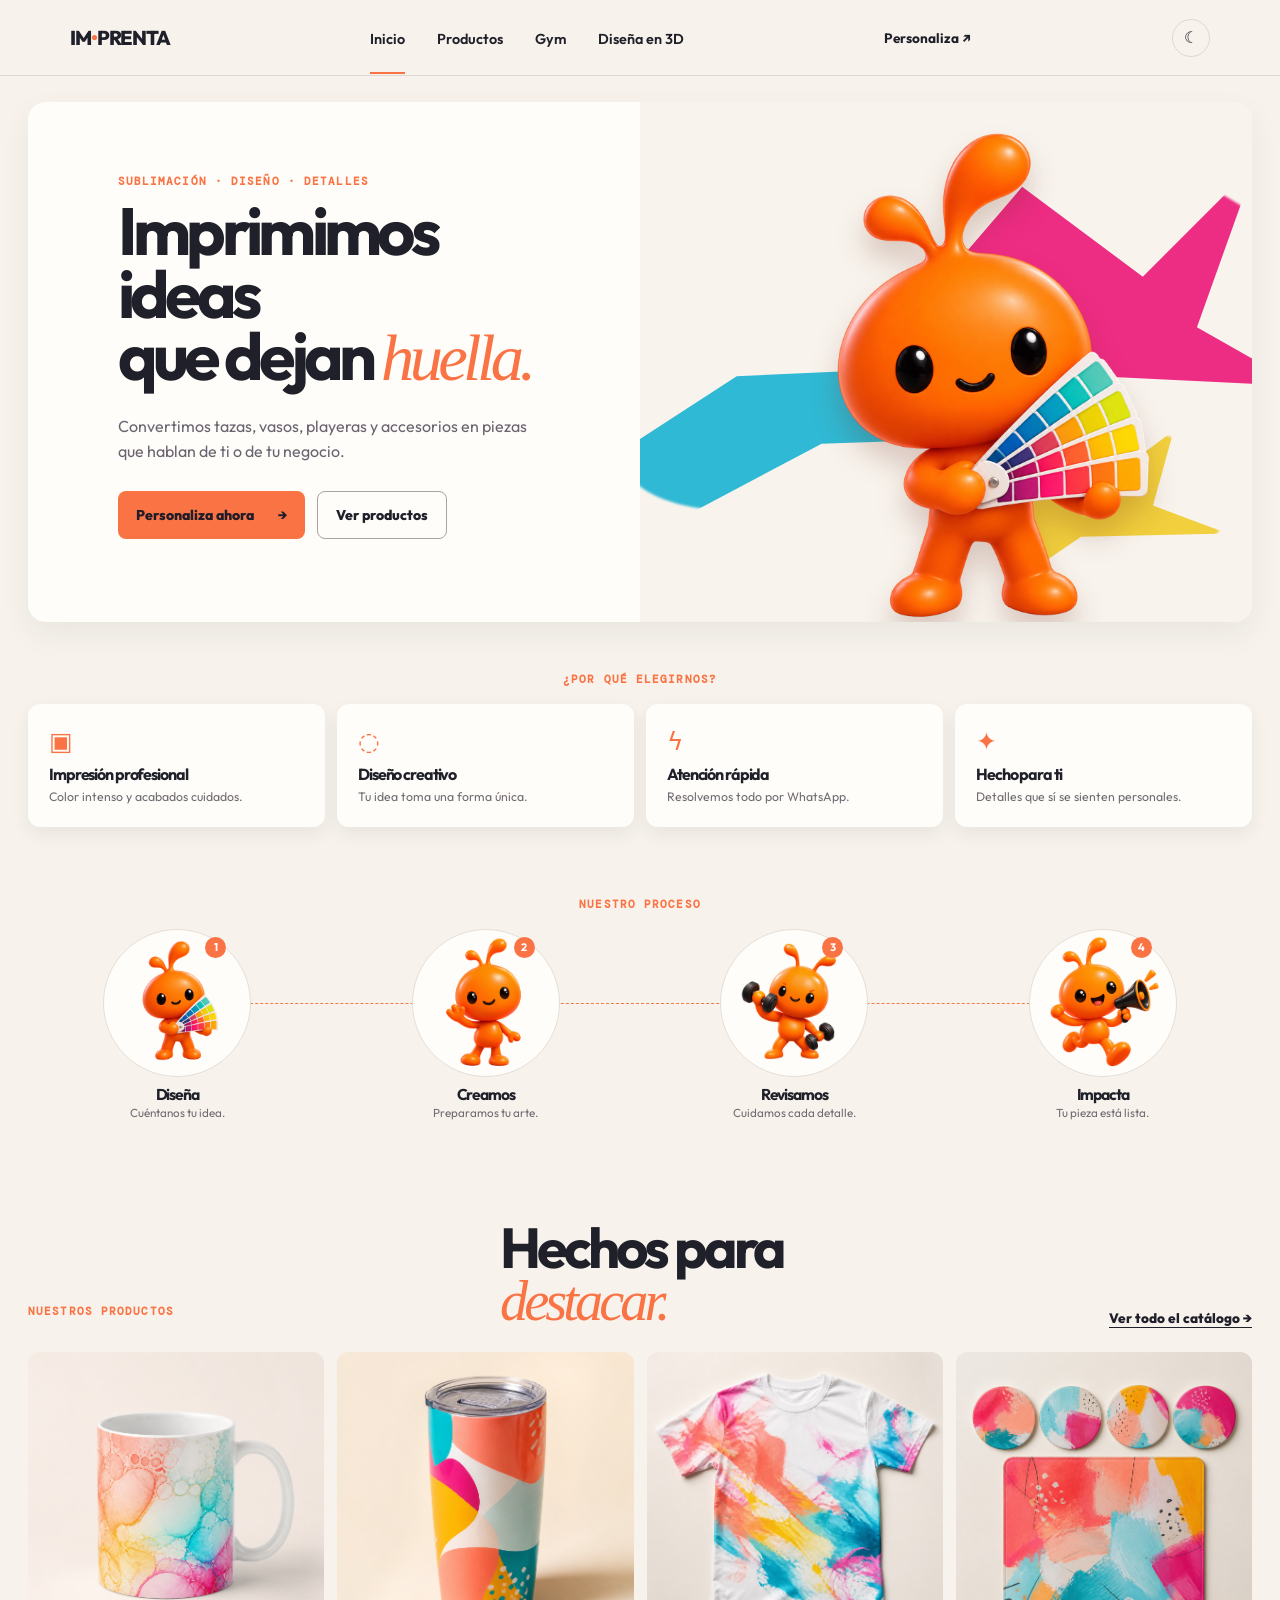
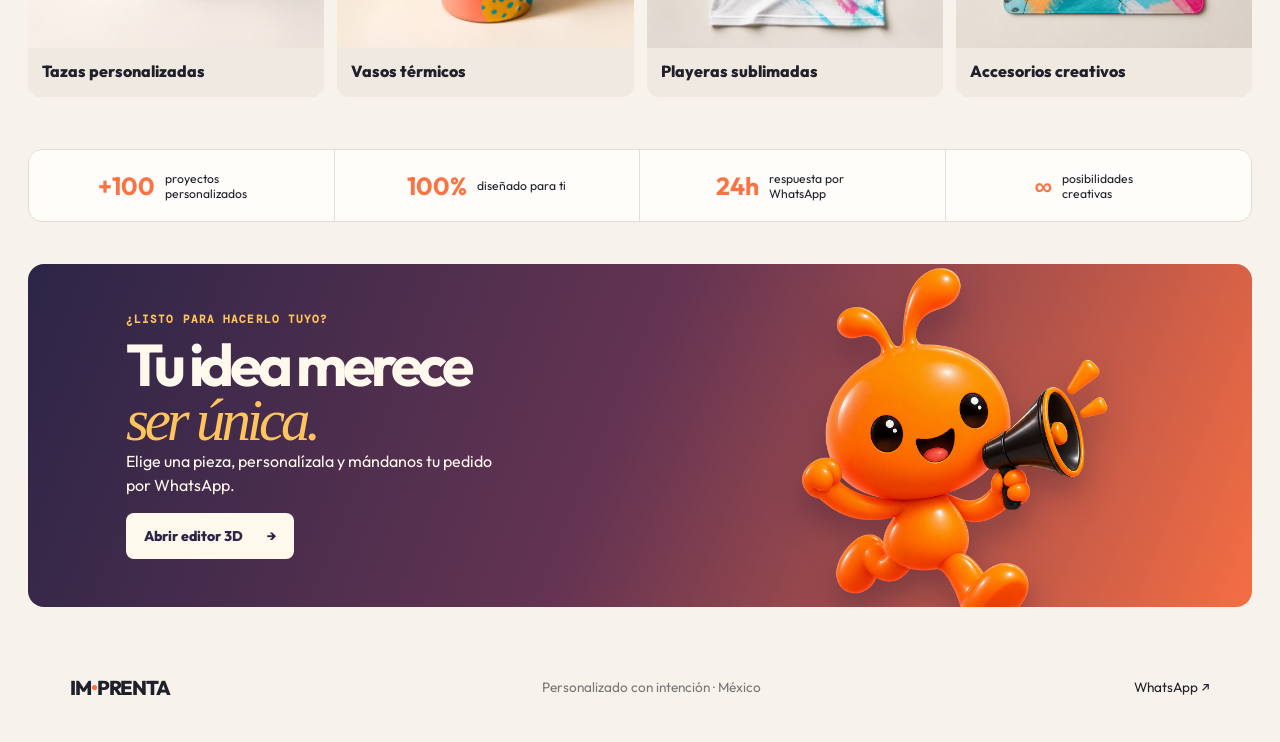
<file: index.html>
<!doctype html>
<html lang="es-MX">
<head>
  <meta charset="UTF-8"><meta name="viewport" content="width=device-width, initial-scale=1.0">
  <title>IM•PRENTA | Personalizados</title>
  <link rel="preconnect" href="https://fonts.googleapis.com"><link rel="preconnect" href="https://fonts.gstatic.com" crossorigin>
  <link href="https://fonts.googleapis.com/css2?family=DM+Mono:wght@400;500&family=Outfit:wght@400;500;600;700;800&display=swap" rel="stylesheet">
  <link rel="stylesheet" href="pages.css">
  <link rel="stylesheet" href="home.css">
</head>
<body>
  <header class="site-header"><a class="brand" href="index.html">IM<span>•</span>PRENTA</a><button class="menu-toggle" aria-label="Abrir menú">☰</button><nav><a class="active" href="index.html">Inicio</a><a href="productos.html">Productos</a><a href="gym.html">Gym</a><a href="disenador.html">Diseña en 3D</a></nav><a class="header-cta" href="disenador.html">Personaliza ↗</a></header>
  <main>
    <section class="home-hero"><div><p class="eyebrow">Sublimación &amp; diseño personalizado</p><h1>Lo imaginas.<br><i>Lo hacemos tuyo.</i></h1><p class="intro">Tazas, vasos, playeras y detalles con tu sello. Crea algo que no se parece a nada más.</p><div class="actions"><a class="btn dark" href="productos.html">Ver productos <b>→</b></a><a class="link" href="disenador.html">Crear en 3D</a></div></div><div class="hero-visual"><div class="halo"></div><div class="hero-cup"><strong>tu<br>idea</strong></div><span class="note n1">hecho<br>para ti ✦</span><span class="note n2">100%<br>original</span></div></section>
    <section class="split-section"><div><p class="eyebrow">Explora el catálogo</p><h2>Regalos con<br>personalidad.</h2><p>Elige la pieza ideal y nos encargamos de hacerla única.</p><a class="btn orange" href="productos.html">Ir a productos <b>→</b></a></div><div class="tile-grid"><a href="productos.html#tazas" class="tile mug-tile"><span>Tazas<br>&amp; vasos</span></a><a href="productos.html#ropa" class="tile shirt-tile"><span>Playeras<br>personalizadas</span></a></div></section>
    <section class="gym-promo"><div><p class="eyebrow">Colección exclusiva</p><h2>GYM<br><span>MODE</span></h2><p>Diseños que aguantan tu ritmo. Para entrenar con actitud.</p><a class="btn lime" href="gym.html">Ver colección Gym <b>→</b></a></div><div class="promo-shaker">NO<br>EXCUSES</div></section>
    <section class="design-promo"><p class="eyebrow">Taller digital</p><h2>Hazlo girar.<br><i>Hazlo tuyo.</i></h2><p>Elige taza o vaso y prueba tu diseño sobre un modelo 3D real antes de enviarlo.</p><a class="btn dark" href="disenador.html">Abrir editor 3D <b>→</b></a></section>
  </main>
  <footer><a class="brand" href="index.html">IM<span>•</span>PRENTA</a><p>Personalizado con intención · México</p><a href="https://wa.me/5210000000000" target="_blank">WhatsApp ↗</a></footer>
  <script src="site.js"></script>
  <script src="home-redesign.js"></script>
</body>
</html>
</file>
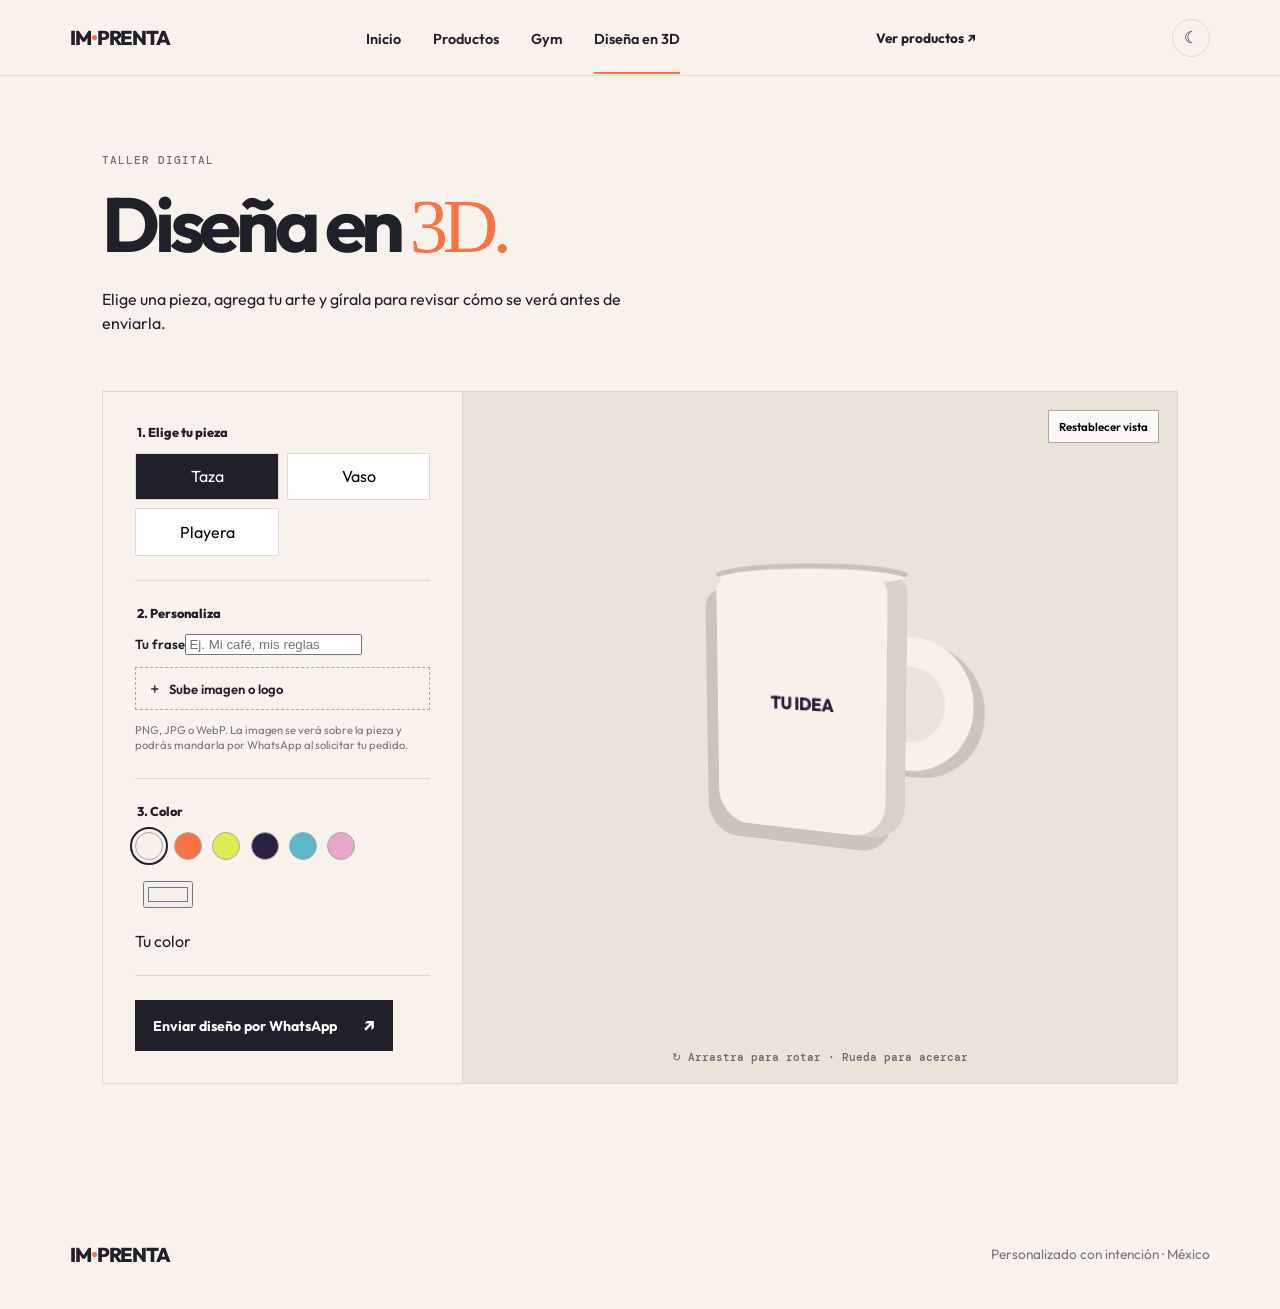
<file: disenador.html>
<!doctype html>
<html lang="es-MX"><head><meta charset="UTF-8"><meta name="viewport" content="width=device-width, initial-scale=1.0"><title>Editor 3D | IM•PRENTA</title><link rel="preconnect" href="https://fonts.googleapis.com"><link rel="preconnect" href="https://fonts.gstatic.com" crossorigin><link href="https://fonts.googleapis.com/css2?family=DM+Mono:wght@400;500&family=Outfit:wght@400;500;600;700;800&display=swap" rel="stylesheet"><link rel="stylesheet" href="pages.css"></head>
<body><header class="site-header"><a class="brand" href="index.html">IM<span>•</span>PRENTA</a><button class="menu-toggle" aria-label="Abrir menú">☰</button><nav><a href="index.html">Inicio</a><a href="productos.html">Productos</a><a href="gym.html">Gym</a><a class="active" href="disenador.html">Diseña en 3D</a></nav><a class="header-cta" href="productos.html">Ver productos ↗</a></header>
<main class="editor-page"><div class="editor-heading"><p class="eyebrow">Taller digital</p><h1>Diseña en <i>3D.</i></h1><p>Elige una pieza, agrega tu arte y gírala para revisar cómo se verá antes de enviarla.</p></div><div class="editor-layout"><form class="editor-tools" onsubmit="return false"><fieldset><legend>1. Elige tu pieza</legend><div class="type-picker"><button class="type active" data-type="mug">Taza</button><button class="type" data-type="glass">Vaso</button><button class="type" data-type="shirt">Playera</button></div></fieldset><fieldset><legend>2. Personaliza</legend><label>Tu frase<input id="custom-text" maxlength="36" placeholder="Ej. Mi café, mis reglas"></label><label class="file-input"><span>＋</span> Sube imagen o logo<input id="custom-image" type="file" accept="image/png,image/jpeg,image/webp"></label><small>PNG, JPG o WebP. La imagen se verá sobre la pieza y podrás mandarla por WhatsApp al solicitar tu pedido.</small></fieldset><fieldset><legend>3. Color</legend><div class="color-picker" id="color-picker"><button class="color active" style="--color:#f7f2e9" data-color="#f7f2e9" aria-label="Marfil"></button><button class="color" style="--color:#fa7345" data-color="#fa7345" aria-label="Naranja"></button><button class="color" style="--color:#d8f04b" data-color="#d8f04b" aria-label="Verde"></button><button class="color" style="--color:#28213f" data-color="#28213f" aria-label="Morado"></button><button class="color" style="--color:#5bb8cb" data-color="#5bb8cb" aria-label="Azul"></button><button class="color" style="--color:#e6a9c9" data-color="#e6a9c9" aria-label="Rosa"></button><label class="custom-color" title="Elige cualquier color"><input id="custom-color" type="color" value="#f7f2e9" aria-label="Elegir color personalizado"></label><span class="custom-label">Tu color</span></div></fieldset><button class="btn dark" id="send-design">Enviar diseño por WhatsApp <b>↗</b></button></form><section class="three-stage"><div id="three-canvas" aria-label="Vista previa tridimensional de tu producto"></div><p>↻ Arrastra para rotar · Rueda para acercar</p></section></div></main><footer><a class="brand" href="index.html">IM<span>•</span>PRENTA</a><p>Personalizado con intención · México</p></footer><script type="module" src="editor.js"></script><script src="site.js"></script></body></html>
</file>
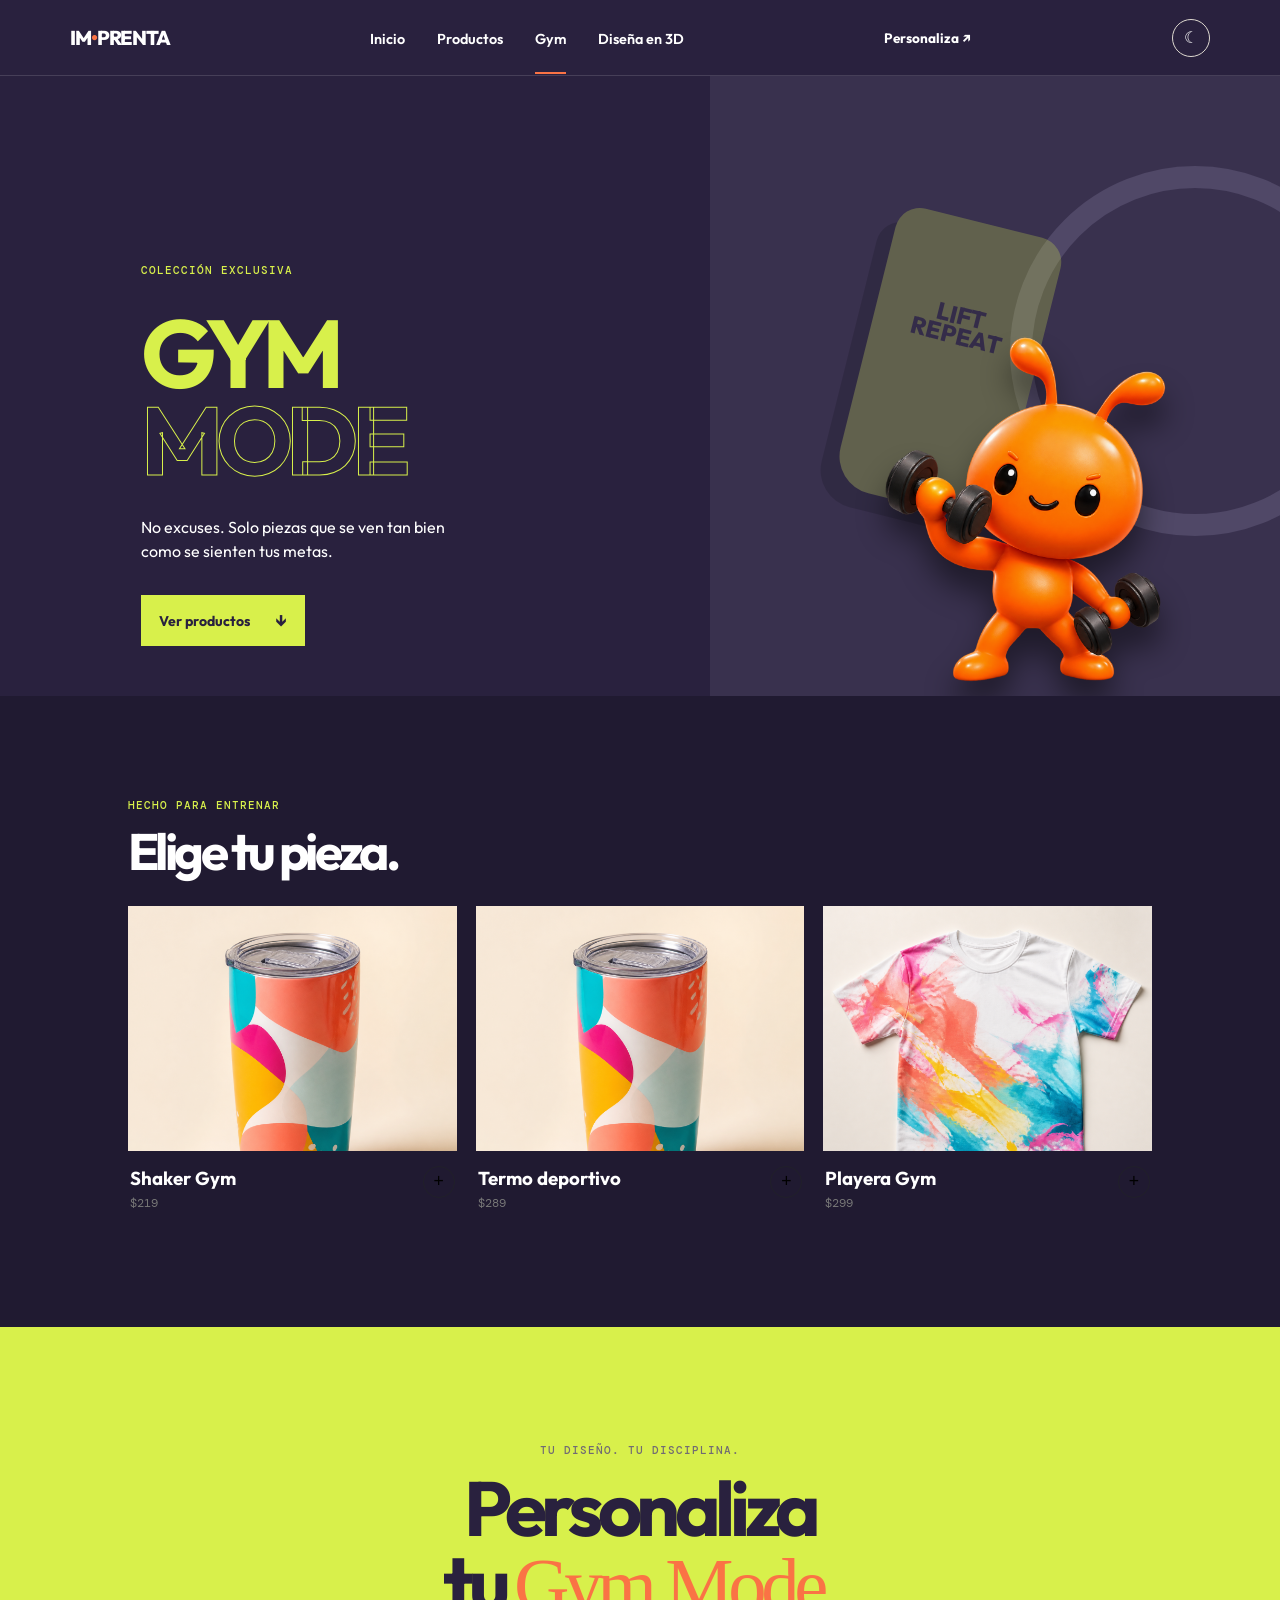
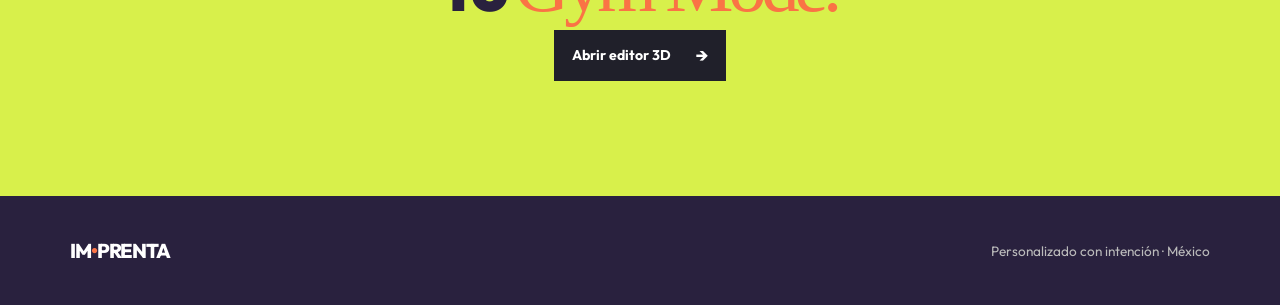
<file: gym.html>
<!doctype html><html lang="es-MX"><head><meta charset="UTF-8"><meta name="viewport" content="width=device-width, initial-scale=1.0"><title>Gym Mode | IM•PRENTA</title><link rel="preconnect" href="https://fonts.googleapis.com"><link rel="preconnect" href="https://fonts.gstatic.com" crossorigin><link href="https://fonts.googleapis.com/css2?family=DM+Mono:wght@400;500&family=Outfit:wght@400;500;600;700;800&display=swap" rel="stylesheet"><link rel="stylesheet" href="pages.css"></head><body class="gym-page"><header class="site-header"><a class="brand" href="index.html">IM<span>•</span>PRENTA</a><button class="menu-toggle" aria-label="Abrir menú">☰</button><nav><a href="index.html">Inicio</a><a href="productos.html">Productos</a><a class="active" href="gym.html">Gym</a><a href="disenador.html">Diseña en 3D</a></nav><a class="header-cta" href="disenador.html">Personaliza ↗</a></header><main><section class="gym-hero"><div><p class="eyebrow">Colección exclusiva</p><h1>GYM<br><span>MODE</span></h1><p>No excuses. Solo piezas que se ven tan bien como se sienten tus metas.</p><a class="btn lime" href="#gym-products">Ver productos <b>↓</b></a></div><div class="weight-scene"><div class="weight"></div><div class="big-shaker">LIFT<br>REPEAT</div></div></section><section id="gym-products" class="gym-catalog"><p class="eyebrow">Hecho para entrenar</p><h2>Elige tu pieza.</h2><div class="gym-grid" id="gym-grid"></div></section><section class="gym-cta"><p class="eyebrow">Tu diseño. Tu disciplina.</p><h2>Personaliza<br>tu <i>Gym Mode.</i></h2><a href="disenador.html" class="btn dark">Abrir editor 3D <b>→</b></a></section></main><footer><a class="brand" href="index.html">IM<span>•</span>PRENTA</a><p>Personalizado con intención · México</p></footer><script src="site.js"></script></body></html>
</file>
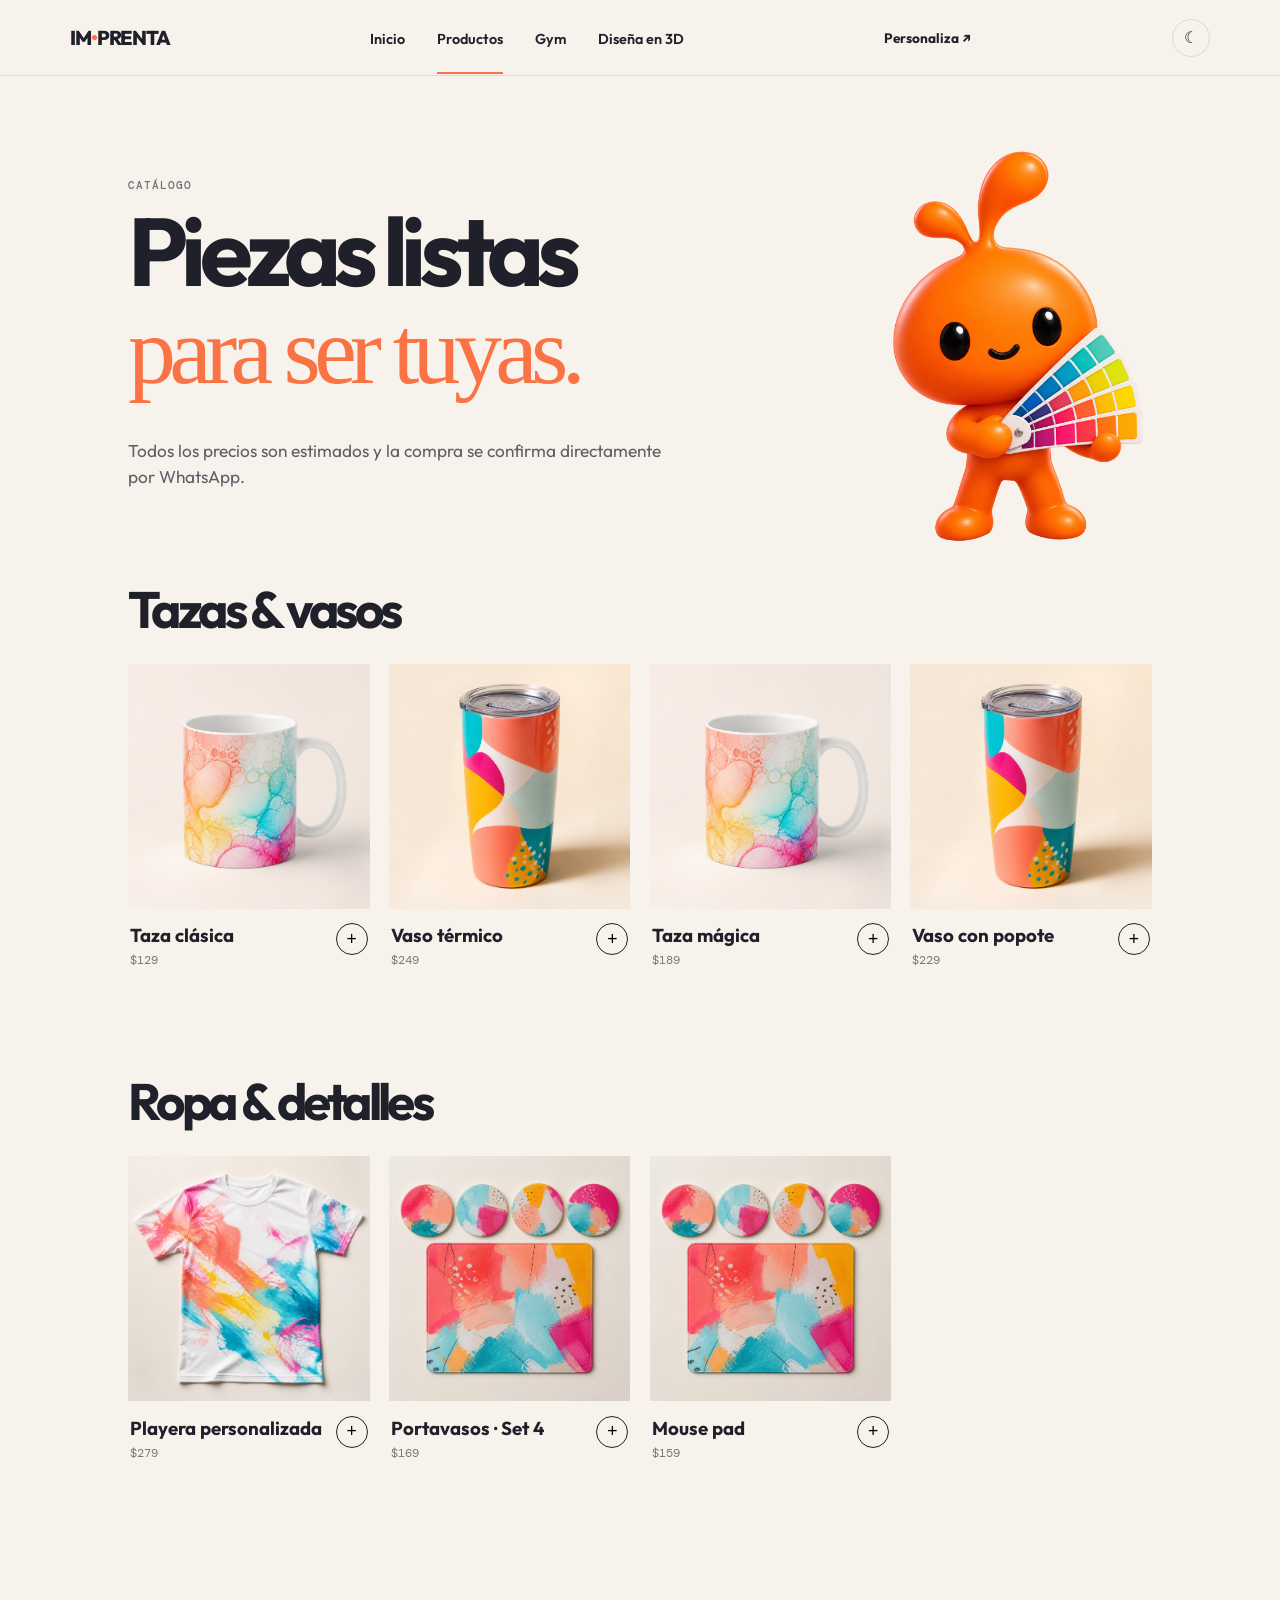
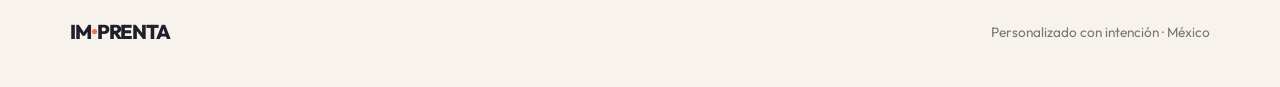
<file: productos.html>
<!doctype html><html lang="es-MX"><head><meta charset="UTF-8"><meta name="viewport" content="width=device-width, initial-scale=1.0"><title>Productos | IM•PRENTA</title><link rel="preconnect" href="https://fonts.googleapis.com"><link rel="preconnect" href="https://fonts.gstatic.com" crossorigin><link href="https://fonts.googleapis.com/css2?family=DM+Mono:wght@400;500&family=Outfit:wght@400;500;600;700;800&display=swap" rel="stylesheet"><link rel="stylesheet" href="pages.css"></head><body><header class="site-header"><a class="brand" href="index.html">IM<span>•</span>PRENTA</a><button class="menu-toggle" aria-label="Abrir menú">☰</button><nav><a href="index.html">Inicio</a><a class="active" href="productos.html">Productos</a><a href="gym.html">Gym</a><a href="disenador.html">Diseña en 3D</a></nav><a class="header-cta" href="disenador.html">Personaliza ↗</a></header><main class="page"><p class="eyebrow">Catálogo</p><h1 class="page-title">Piezas listas<br><i>para ser tuyas.</i></h1><p class="intro">Todos los precios son estimados y la compra se confirma directamente por WhatsApp.</p><section id="tazas" class="catalog-section"><h2>Tazas &amp; vasos</h2><div class="catalog-grid" id="mug-products"></div></section><section id="ropa" class="catalog-section"><h2>Ropa &amp; detalles</h2><div class="catalog-grid" id="other-products"></div></section></main><aside class="cart" id="cart"><div class="cart-head"><h2>Tu bolsa</h2><button id="close-cart">×</button></div><div id="cart-items"></div><div class="cart-bottom"><strong id="total">$0</strong><button class="btn dark" id="checkout">Pedir por WhatsApp ↗</button></div></aside><div class="veil" id="veil"></div><footer><a class="brand" href="index.html">IM<span>•</span>PRENTA</a><p>Personalizado con intención · México</p></footer><script src="site.js"></script></body></html>
</file>
<file: pages.css>
:root{--ink:#20202a;--cream:#f7f3ec;--orange:#fa7345;--lime:#d8f04b;--purple:#29213e;--line:#ded9d0}*{box-sizing:border-box}html{scroll-behavior:smooth}body{margin:0;background:var(--cream);color:var(--ink);font-family:Outfit,Arial,sans-serif}a{text-decoration:none;color:inherit}.site-header{height:76px;display:flex;align-items:center;justify-content:space-between;padding:0 5.5vw;border-bottom:1px solid var(--line);position:relative;background:var(--cream);z-index:5}.brand{font-weight:800;font-size:1.25rem;letter-spacing:-.06em}.brand span{color:var(--orange)}nav{display:flex;gap:2rem;font-size:.9rem;font-weight:600}nav a{padding:28px 0 24px;border-bottom:2px solid transparent}nav a.active,nav a:hover{border-color:var(--orange)}.header-cta{font-size:.85rem;font-weight:700}.menu-toggle{display:none;border:0;background:none;font-size:1.3rem}.eyebrow{font:500 .7rem 'DM Mono',monospace;letter-spacing:.09em;text-transform:uppercase;color:#716b73;margin:0 0 1rem}h1,h2{line-height:.9;letter-spacing:-.07em;margin:0}h1{font-size:clamp(3.6rem,7.5vw,8rem)}h1 i,h2 i{font:400 1em Georgia,serif;color:var(--orange)}.intro{font-size:1.08rem;line-height:1.5;max-width:460px;color:#625d65}.btn{display:inline-flex;align-items:center;gap:1.6rem;padding:14px 18px;border:0;font:700 .88rem Outfit,sans-serif;cursor:pointer}.btn b{font-size:1.15rem}.dark{background:var(--ink);color:white}.orange{background:var(--orange);color:var(--ink)}.lime{background:var(--lime);color:var(--purple)}.link{font-weight:700;border-bottom:1px solid}.home-hero{min-height:650px;display:grid;grid-template-columns:1.1fr .9fr}.home-hero>div:first-child{padding:11vw 8vw 7vw 11vw}.home-hero .intro{margin:2rem 0}.actions{display:flex;align-items:center;gap:1.5rem}.hero-visual{background:var(--orange);position:relative;overflow:hidden}.halo{position:absolute;width:460px;height:460px;background:var(--lime);border-radius:50%;top:12%;left:8%}.hero-cup{position:absolute;left:27%;top:20%;width:250px;height:290px;background:#f7f2e9;border-radius:18px 18px 35px 35px;box-shadow:-16px 22px #dd5932;display:grid;place-items:center;transform:rotate(-7deg)}.hero-cup:after{content:"";position:absolute;right:-74px;top:60px;width:78px;height:120px;border:27px solid #f7f2e9;border-left:0;border-radius:0 50px 50px 0}.hero-cup strong{font-size:2.6rem;line-height:.8;text-align:center;text-transform:uppercase;color:var(--purple);z-index:1}.note{position:absolute;font:1rem 'DM Mono',monospace}.n1{right:10%;top:12%}.n2{left:10%;bottom:12%;color:#fff}.split-section{padding:9vw 10vw;display:grid;grid-template-columns:1fr 1fr;gap:4rem;align-items:center}.split-section h2,.gym-promo h2,.gym-cta h2{font-size:clamp(3.3rem,6vw,6rem)}.split-section p:not(.eyebrow),.gym-promo p:not(.eyebrow){line-height:1.5;max-width:360px;margin:1.8rem 0}.tile-grid{display:grid;grid-template-columns:1fr 1fr;gap:1rem}.tile{min-height:300px;padding:1.3rem;display:flex;align-items:flex-end;font-size:1.4rem;font-weight:800;line-height:.95}.mug-tile{background:#b9d7d1}.shirt-tile{background:#d8f04b}.gym-promo{background:var(--purple);color:#fff;min-height:510px;padding:8vw 11vw;display:flex;position:relative;overflow:hidden}.gym-promo .eyebrow{color:var(--lime)}.gym-promo h2{color:var(--lime)}.gym-promo h2 span,.gym-hero h1 span{-webkit-text-stroke:1px var(--lime);color:transparent}.promo-shaker{position:absolute;right:18%;top:20%;width:160px;height:280px;padding-top:70px;text-align:center;color:var(--purple);font-weight:800;font-size:1.5rem;line-height:.85;background:var(--lime);border-radius:26px 26px 38px 38px;transform:rotate(14deg);box-shadow:-15px 18px #171421}.design-promo{text-align:center;background:var(--lime);padding:9vw 2rem}.design-promo h2{font-size:clamp(3rem,6vw,6rem)}.design-promo p{max-width:440px;margin:1.5rem auto 2rem;line-height:1.5}.page{padding:8vw 10vw}.page-title{margin-bottom:2rem}.catalog-section{margin-top:6rem}.catalog-section h2,.gym-catalog h2{font-size:clamp(2.5rem,4vw,4.5rem);margin-bottom:2rem}.catalog-grid,.gym-grid{display:grid;grid-template-columns:repeat(4,1fr);gap:1.2rem}.card-art{height:245px;display:grid;place-items:center}.card-object{width:105px;height:145px;background:#fff;border-radius:10px 10px 18px 18px;box-shadow:-7px 9px #0002;display:grid;place-items:center;text-align:center;font-size:.75rem;font-weight:800}.card-object.shirt{height:165px;clip-path:polygon(20% 0,36% 12%,64% 12%,80% 0,100% 20%,77% 36%,77% 100%,23% 100%,23% 36%,0 20%);border-radius:0}.card-info{display:grid;grid-template-columns:1fr auto;gap:.3rem;padding:.9rem 2px}.card-info h3,.card-info p{margin:0}.card-info p{font:.75rem 'DM Mono',monospace;color:#777}.add{grid-column:2;grid-row:1/3;width:32px;height:32px;border-radius:50%;border:1px solid var(--ink);background:transparent;font-size:1.1rem;cursor:pointer}.cart{position:fixed;right:0;top:0;z-index:11;height:100vh;width:min(400px,100%);background:#fff;padding:1.5rem;transform:translateX(100%);transition:.25s;display:flex;flex-direction:column}.cart.open{transform:translateX(0)}.cart-head{display:flex;justify-content:space-between;border-bottom:1px solid var(--line);padding-bottom:1rem}.cart-head button{border:0;background:none;font-size:2rem}.cart>#cart-items{flex:1;overflow:auto}.cart-row{display:grid;grid-template-columns:48px 1fr auto;gap:.7rem;padding:1rem 0;border-bottom:1px solid var(--line);align-items:center}.cart-row i{height:48px}.cart-row h3,.cart-row p{margin:0;font-size:.85rem}.cart-row p{font-size:.75rem}.remove{border:0;background:none;font-size:1.2rem}.cart-bottom{border-top:1px solid var(--line);padding-top:1rem}.cart-bottom strong{display:block;font-size:1.3rem;margin-bottom:.8rem}.veil{position:fixed;inset:0;background:#0005;z-index:10;visibility:hidden;opacity:0;transition:.25s}.veil.open{visibility:visible;opacity:1}.gym-page{background:var(--purple);color:#fff}.gym-page .site-header{background:var(--purple);border-color:#ffffff22}.gym-hero{min-height:620px;display:grid;grid-template-columns:1fr 1fr;padding-left:11vw}.gym-hero>div:first-child{padding-top:12vw}.gym-hero .eyebrow,.gym-catalog .eyebrow{color:var(--lime)}.gym-hero h1{color:var(--lime)}.gym-hero p{max-width:330px;line-height:1.5;margin:2rem 0}.weight-scene{position:relative;overflow:hidden;background:#39314e}.weight{position:absolute;width:370px;height:370px;border:22px solid #504867;border-radius:50%;right:-100px;top:90px}.big-shaker{position:absolute;left:27%;top:23%;width:170px;height:290px;background:var(--lime);color:var(--purple);padding-top:85px;text-align:center;font-size:1.5rem;font-weight:800;line-height:.85;border-radius:25px 25px 38px 38px;transform:rotate(14deg);box-shadow:-15px 18px #191625}.gym-catalog{padding:8vw 10vw;background:#201a31}.gym-grid{grid-template-columns:repeat(3,1fr)}.gym-grid .card-art{background:#403851}.gym-cta{text-align:center;background:var(--lime);color:var(--purple);padding:9vw}.editor-page{padding:6vw 8vw 9vw}.editor-heading{max-width:650px;margin-bottom:3.5rem}.editor-heading h1{font-size:clamp(3.6rem,6vw,6.5rem)}.editor-heading p:last-child{line-height:1.5;max-width:520px}.editor-layout{display:grid;grid-template-columns:360px 1fr;border:1px solid var(--line);min-height:580px}.editor-tools{padding:2rem;border-right:1px solid var(--line)}fieldset{padding:0 0 1.5rem;margin:0 0 1.5rem;border:0;border-bottom:1px solid var(--line)}legend{font-size:.8rem;font-weight:800;margin-bottom:.8rem}.type-picker{display:grid;grid-template-columns:1fr 1fr;gap:.5rem}.type{border:1px solid var(--line);background:white;padding:.8rem;font:inherit;cursor:pointer}.type.active{background:var(--ink);color:#fff}.editor-tools label{display:block;font-size:.82rem;font-weight:600;margin-bottom:.8rem}.editor-tools input[type=text]{width:100%;margin-top:.5rem;padding:.7rem;border:1px solid var(--line);font:inherit}.file-input{display:flex!important;gap:.5rem;align-items:center;border:1px dashed #aaa;padding:.7rem;cursor:pointer}.file-input input{display:none}.editor-tools small{display:block;color:#777;line-height:1.4;font-size:.7rem}.color-picker{display:flex;flex-wrap:wrap;gap:.65rem}.color{width:28px;height:28px;border-radius:50%;background:var(--color);border:1px solid #aaa;cursor:pointer}.color.active{outline:2px solid var(--ink);outline-offset:3px}.custom-color{width:100%;margin-top:.7rem!important}.custom-color input{vertical-align:middle;margin-left:.5rem}.three-stage{min-height:580px;background:#e9e3d9;position:relative;display:grid;grid-template-rows:1fr auto}.three-stage #three-canvas{min-height:520px}.three-stage canvas{display:block;width:100%!important;height:100%!important}.three-stage p{text-align:center;font:500 .7rem 'DM Mono',monospace;color:#6a6470;margin:1.2rem}footer{display:flex;justify-content:space-between;align-items:center;padding:2rem 5.5vw;font-size:.85rem}footer p{color:#777}.gym-page footer p{color:#bbb}@media(max-width:760px){.site-header{padding:0 6vw}.menu-toggle{display:block}.site-header nav{display:none;position:absolute;top:76px;left:0;right:0;background:var(--cream);padding:1rem 6vw}.site-header nav.show{display:flex;flex-direction:column;gap:0}.site-header nav a{padding:.8rem 0}.header-cta{display:none}.home-hero,.split-section,.gym-hero,.editor-layout{grid-template-columns:1fr}.home-hero>div:first-child,.split-section,.page{padding:5rem 8vw}.hero-visual{min-height:380px}.hero-cup{transform:scale(.8) rotate(-7deg);left:22%;top:8%}.split-section{gap:3rem}.catalog-grid,.gym-grid{grid-template-columns:repeat(2,1fr);gap:.9rem}.card-art{height:180px}.gym-hero{padding-left:0}.gym-hero>div:first-child{padding:5rem 10vw}.weight-scene{min-height:360px}.editor-page{padding:4rem 6vw}.editor-tools{border-right:0;border-bottom:1px solid var(--line)}.three-stage,.three-stage #three-canvas{min-height:440px}.promo-shaker{right:20%;transform:scale(.8) rotate(14deg)}footer{flex-wrap:wrap;gap:1rem}}
</file>
<file: home.css>
.im-home{max-width:1280px;margin:0 auto;padding:26px 28px 0;background:var(--surface,#f7f3ec)}.im-home *{box-sizing:border-box}.im-home h1,.im-home h2,.im-home p{margin-top:0}.im-kicker,.im-section-label{font:600 .69rem 'DM Mono',monospace;letter-spacing:.1em;text-transform:uppercase;color:var(--accent,#fa7345)}.im-hero{min-height:520px;display:grid;grid-template-columns:1fr 1fr;overflow:hidden;border-radius:18px;background:var(--panel,#fffdf9);box-shadow:0 12px 30px #241d3510}.im-hero-copy{padding:72px 7vw}.im-hero h1{font-size:clamp(3.2rem,5.2vw,5.9rem);line-height:.94;letter-spacing:-.07em}.im-hero h1 em,.im-work h2 em,.im-final h2 em{font-family:Georgia,serif;font-weight:400;color:var(--accent,#fa7345)}.im-hero-copy>p:not(.im-kicker){max-width:410px;margin:24px 0 28px;line-height:1.55;color:#6a6470}.im-actions{display:flex;gap:12px;flex-wrap:wrap}.im-btn{display:inline-flex;align-items:center;gap:24px;padding:14px 18px;border-radius:8px;font-size:.88rem;font-weight:800}.im-btn-primary{background:#fa7345;color:#201d29}.im-btn-secondary{border:1px solid #aaa3a0}.im-hero-art{position:relative;isolation:isolate;overflow:hidden;background:#f8f3ed}.im-hero-art img{position:absolute;z-index:2;right:5%;bottom:-7%;width:min(84%,480px);height:105%;object-fit:contain;filter:drop-shadow(0 18px 14px #66200d35)}.im-splash{position:absolute;z-index:1;border-radius:50%;filter:blur(1px)}.im-splash-cyan{width:65%;height:34%;background:#30b9d4;left:-4%;top:43%;transform:rotate(-13deg);clip-path:polygon(0 46%,33% 19%,74% 36%,100% 0,88% 61%,100% 89%,50% 67%,5% 94%)}.im-splash-pink{width:68%;height:54%;background:#ed2c83;right:-8%;top:12%;clip-path:polygon(0 65%,33% 8%,62% 40%,89% 0,75% 58%,100% 79%,45% 75%,13% 100%)}.im-splash-yellow{width:42%;height:30%;background:#f1cf3d;right:4%;bottom:8%;clip-path:polygon(0 50%,24% 0,52% 37%,79% 4%,71% 52%,100% 70%,43% 72%,18% 100%)}.im-benefits,.im-process{padding:50px 0}.im-section-label{text-align:center;margin-bottom:18px}.im-benefit-grid{display:grid;grid-template-columns:repeat(4,1fr);gap:12px}.im-benefit-grid article{padding:21px;border-radius:12px;background:var(--panel,#fffdf9);box-shadow:0 7px 18px #221a2d12}.im-benefit-grid i{font-style:normal;font-size:1.55rem;color:#fa7345}.im-benefit-grid h2{font-size:1rem;margin:11px 0 7px}.im-benefit-grid p{font-size:.77rem;line-height:1.45;color:#716b73;margin:0}.im-process{padding-top:20px}.im-process-grid{display:grid;grid-template-columns:repeat(4,1fr);gap:10px;position:relative}.im-process-grid:before{content:"";position:absolute;top:74px;left:12%;right:12%;border-top:1px dashed #f3784c}.im-process-grid article{position:relative;text-align:center;z-index:1}.im-process-grid span{position:absolute;top:8px;left:calc(50% + 28px);background:#fa7345;color:#fff;border-radius:50%;width:21px;height:21px;font:700 .68rem/21px Outfit}.im-process-grid img{display:block;width:148px;height:148px;object-fit:contain;margin:auto;background:var(--panel,#fffdf9);border:1px solid #e5ded6;border-radius:50%;padding:6px}.im-process-grid h2{font-size:.98rem;margin:10px 0 4px}.im-process-grid p{font-size:.73rem;color:#716b73;margin:0}.im-work{padding:52px 0}.im-work-heading{display:flex;align-items:end;justify-content:space-between;gap:28px;margin-bottom:24px}.im-work-heading .im-section-label{text-align:left;margin-bottom:10px}.im-work h2{font-size:clamp(2.7rem,4.4vw,4.8rem);line-height:.92;letter-spacing:-.07em}.im-work-heading>a{font-size:.85rem;font-weight:800;border-bottom:1px solid}.im-product-grid{display:grid;grid-template-columns:repeat(4,1fr);gap:13px}.im-product-grid a{display:block;overflow:hidden;border-radius:12px;background:#f0e9e1;font-weight:800}.im-product-grid img{display:block;width:100%;aspect-ratio:1/1;object-fit:cover;transition:transform .35s}.im-product-grid a:hover img{transform:scale(1.05)}.im-product-grid span{display:block;padding:13px 14px 16px}.im-stats{display:grid;grid-template-columns:repeat(4,1fr);border:1px solid #e4ddd5;border-radius:14px;overflow:hidden;background:var(--panel,#fffdf9)}.im-stats article{display:flex;align-items:center;justify-content:center;gap:10px;padding:20px;border-right:1px solid #e4ddd5}.im-stats article:last-child{border:0}.im-stats b{font-size:1.55rem;color:#fa7345}.im-stats span{max-width:100px;font-size:.76rem;line-height:1.25}.im-final{position:relative;display:flex;align-items:center;justify-content:space-between;min-height:300px;margin:42px 0 26px;padding:48px 8%;border-radius:16px;overflow:hidden;background:linear-gradient(112deg,#2c2547 0%,#653452 49%,#f56e43 100%);color:#fff8ed}.im-final>div{position:relative;z-index:1}.im-final h2{font-size:clamp(2.8rem,4.6vw,5.2rem);line-height:.92;letter-spacing:-.07em}.im-final h2 em,.im-final .im-kicker{color:#ffc45d}.im-final p:not(.im-kicker){max-width:390px;line-height:1.5}.im-final>img{position:absolute;right:8%;bottom:-11%;width:min(43%,410px);max-height:380px;object-fit:contain;filter:drop-shadow(0 18px 16px #160d284d)}.im-btn-light{background:#fff8ed;color:#2c2547}.im-home~footer{max-width:1280px;margin:auto}.im-home~footer .brand{color:var(--text,#20202a)}body[data-theme="dark"] .im-hero,body[data-theme="dark"] .im-benefit-grid article,body[data-theme="dark"] .im-process-grid img,body[data-theme="dark"] .im-stats{background:#1b1b22}body[data-theme="dark"] .im-hero-copy>p:not(.im-kicker),body[data-theme="dark"] .im-benefit-grid p,body[data-theme="dark"] .im-process-grid p{color:#c8c0c8}body[data-theme="dark"] .im-product-grid a{background:#282631}body[data-theme="dark"] .im-stats{border-color:#403e48}body[data-theme="dark"] .im-stats article{border-color:#403e48}@media(max-width:820px){.im-home{padding:18px 18px 0}.im-hero{grid-template-columns:1fr}.im-hero-copy{padding:64px 8vw 42px}.im-hero-art{min-height:410px}.im-benefit-grid,.im-product-grid{grid-template-columns:repeat(2,1fr)}.im-process-grid{grid-template-columns:repeat(2,1fr);row-gap:28px}.im-process-grid:before{display:none}.im-work-heading{align-items:start;flex-direction:column}.im-final{min-height:410px}.im-final>img{right:2%;bottom:-5%;width:290px}}@media(max-width:520px){.im-home{padding:12px 12px 0}.im-hero{border-radius:12px}.im-hero-copy{padding:50px 7vw 34px}.im-hero h1{font-size:3.4rem}.im-hero-art{min-height:350px}.im-hero-art img{width:94%;right:2%;height:108%}.im-benefits,.im-process,.im-work{padding:40px 0}.im-benefit-grid{grid-template-columns:1fr 1fr;gap:9px}.im-benefit-grid article{padding:15px}.im-process-grid img{width:112px;height:112px}.im-process-grid span{left:calc(50% + 16px)}.im-product-grid{grid-template-columns:1fr;gap:14px}.im-product-grid img{aspect-ratio:1.25/1}.im-stats{grid-template-columns:repeat(2,1fr)}.im-stats article:nth-child(2){border-right:0}.im-stats article{padding:17px 10px}.im-final{margin-top:30px;padding:42px 7vw;min-height:470px}.im-final>img{width:260px;bottom:-2%;right:-5%}.im-final h2{font-size:3.1rem}.im-final>div{padding-bottom:190px}}
</file>
